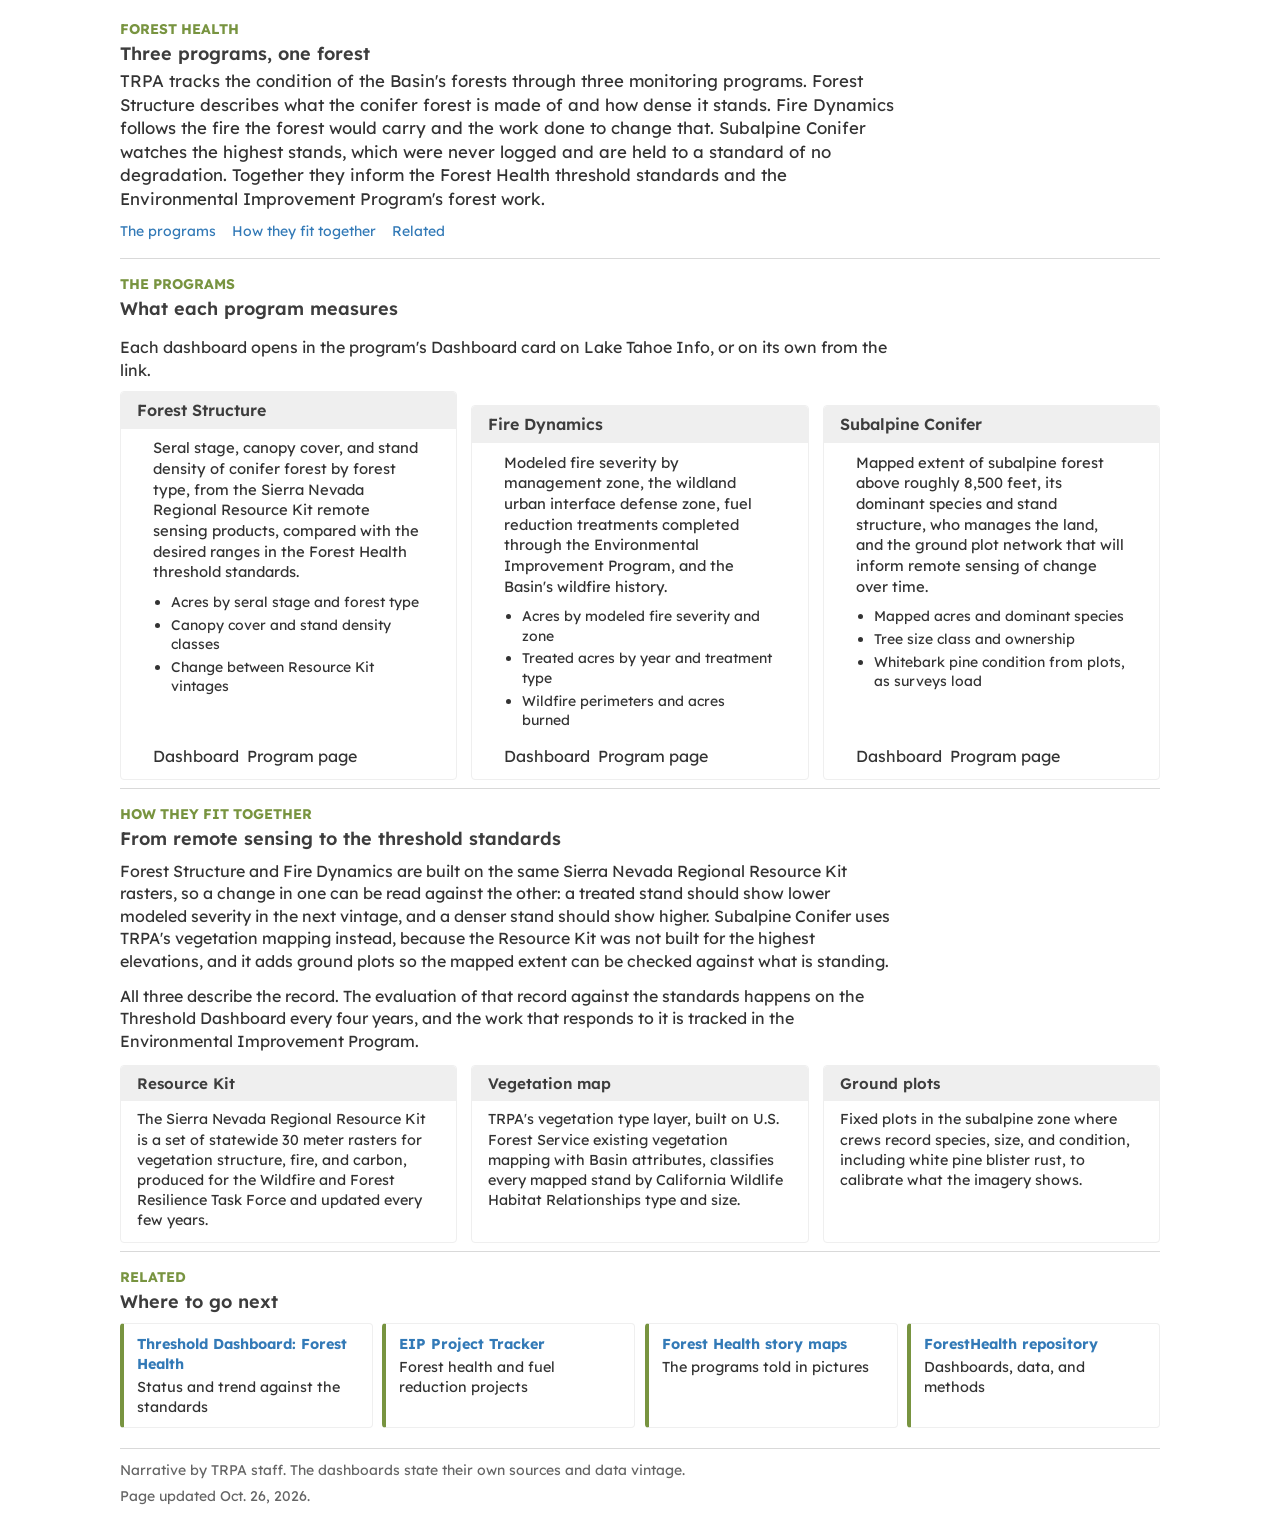
<file: ltinfo/pages/forest-health/index.html>
<!DOCTYPE html>
<html lang="en" data-embed="forest-health">
<head>
  <meta charset="UTF-8" />
  <meta name="viewport" content="width=device-width, initial-scale=1.0" />
  <title>Forest Health Monitoring</title>
  <meta name="description" content="The three Forest Health monitoring programs for the Lake Tahoe Basin, Forest Structure, Fire Dynamics, and Subalpine Conifer: what each one measures, where its dashboard is, and how they fit together." />

  <!--
    Forest Health hub, Tahoe Regional Planning Agency. A staff page for a vanity URL under
    monitoring.laketahoeinfo.org gathering the three Forest Health monitoring programs. Built
    on the topic-page template; narrative and cards only, no fragments yet. See
    ../../CONTRACT.md and ../../PLAN.md.

    The three dashboards live in the ForestHealth repo and run in today's Dashboard card:
      https://trpa-agency.github.io/ForestHealth/monitoring/forest-structure.html
      https://trpa-agency.github.io/ForestHealth/monitoring/fire-dynamics.html
      https://trpa-agency.github.io/ForestHealth/monitoring/subalpine-conifer.html
    When they move onto the kit as fragments (PLAN.md, open items), their at-a-glance tiles can
    be included here inline with data-lti-include. Program 83 is Subalpine Conifer; the host has
    no program pages for Forest Structure or Fire Dynamics yet (ask the LT Info admin).
  -->

  <script type="module" src="https://js.arcgis.com/calcite-components/2.13.2/calcite.esm.js"></script>
  <link rel="stylesheet" href="https://js.arcgis.com/calcite-components/2.13.2/calcite.css" />
  <link rel="preconnect" href="https://fonts.googleapis.com" />
  <link href="https://fonts.googleapis.com/css2?family=Lexend+Deca:wght@400;500;600;700&display=swap" rel="stylesheet" />
  <link rel="stylesheet" href="../../kit/ltinfo-embed.css" />
  <script src="../../kit/ltinfo-embed.js"></script>
  <style>
    .lti .programs { display: grid; grid-template-columns: repeat(auto-fit, minmax(260px, 1fr)); gap: 0.9rem; }
    .lti .program { display: flex; flex-direction: column; }
    .lti .program .body { padding: 0 1rem; flex: 1 1 auto; }
    .lti .program .body p { font-size: 0.925rem; }
    .lti .program .measures { margin: 0.4rem 0 0.6rem; padding-left: 1.1rem; font-size: 0.875rem; color: var(--ink); }
    .lti .program .measures li { margin-bottom: 0.2rem; }
    .lti .program .actions { display: flex; gap: 0.5rem; flex-wrap: wrap; padding: 0.25rem 1rem 0; }
  </style>
</head>
<body class="lti-harness" data-slot="white">
  <main class="wrap wide">
    <div class="lti" data-site="monitoring">

      <!-- LEAD -->
      <section class="section" id="overview" aria-label="Overview">
        <div class="section-label">Forest Health</div>
        <h2>Three programs, one forest</h2>
        <p class="lead">TRPA tracks the condition of the Basin's forests through three monitoring programs. Forest Structure describes what the conifer forest is made of and how dense it stands. Fire Dynamics follows the fire the forest would carry and the work done to change that. Subalpine Conifer watches the highest stands, which were never logged and are held to a standard of no degradation. Together they inform the Forest Health threshold standards and the Environmental Improvement Program's forest work.</p>
        <ul class="jump" aria-label="On this page">
          <li><a href="#programs">The programs</a></li>
          <li><a href="#together">How they fit together</a></li>
          <li><a href="#related">Related</a></li>
        </ul>
      </section>

      <!-- PROGRAMS -->
      <section class="section" id="programs" aria-label="The programs">
        <div class="section-label">The programs</div>
        <div class="section-head"><h2>What each program measures</h2><p>Each dashboard opens in the program's Dashboard card on Lake Tahoe Info, or on its own from the link.</p></div>
        <div class="programs">
          <div class="card program">
            <div class="card-head"><h3>Forest Structure</h3></div>
            <div class="body">
              <p>Seral stage, canopy cover, and stand density of conifer forest by forest type, from the Sierra Nevada Regional Resource Kit remote sensing products, compared with the desired ranges in the Forest Health threshold standards.</p>
              <ul class="measures">
                <li>Acres by seral stage and forest type</li>
                <li>Canopy cover and stand density classes</li>
                <li>Change between Resource Kit vintages</li>
              </ul>
            </div>
            <div class="actions">
              <calcite-button href="https://trpa-agency.github.io/ForestHealth/monitoring/forest-structure.html" target="_blank" rel="noopener noreferrer" scale="s" icon-end="launch">Dashboard</calcite-button>
              <calcite-button href="https://monitoring.laketahoeinfo.org/monitoring-programs" target="_blank" rel="noopener noreferrer" appearance="outline" scale="s" icon-end="launch">Program page</calcite-button>
            </div>
          </div>
          <div class="card program">
            <div class="card-head"><h3>Fire Dynamics</h3></div>
            <div class="body">
              <p>Modeled fire severity by management zone, the wildland urban interface defense zone, fuel reduction treatments completed through the Environmental Improvement Program, and the Basin's wildfire history.</p>
              <ul class="measures">
                <li>Acres by modeled fire severity and zone</li>
                <li>Treated acres by year and treatment type</li>
                <li>Wildfire perimeters and acres burned</li>
              </ul>
            </div>
            <div class="actions">
              <calcite-button href="https://trpa-agency.github.io/ForestHealth/monitoring/fire-dynamics.html" target="_blank" rel="noopener noreferrer" scale="s" icon-end="launch">Dashboard</calcite-button>
              <calcite-button href="https://monitoring.laketahoeinfo.org/monitoring-programs" target="_blank" rel="noopener noreferrer" appearance="outline" scale="s" icon-end="launch">Program page</calcite-button>
            </div>
          </div>
          <div class="card program">
            <div class="card-head"><h3>Subalpine Conifer</h3></div>
            <div class="body">
              <p>Mapped extent of subalpine forest above roughly 8,500 feet, its dominant species and stand structure, who manages the land, and the ground plot network that will inform remote sensing of change over time.</p>
              <ul class="measures">
                <li>Mapped acres and dominant species</li>
                <li>Tree size class and ownership</li>
                <li>Whitebark pine condition from plots, as surveys load</li>
              </ul>
            </div>
            <div class="actions">
              <calcite-button href="https://trpa-agency.github.io/ForestHealth/monitoring/subalpine-conifer.html" target="_blank" rel="noopener noreferrer" scale="s" icon-end="launch">Dashboard</calcite-button>
              <calcite-button href="https://monitoring.laketahoeinfo.org/monitoring-programs/83" target="_blank" rel="noopener noreferrer" appearance="outline" scale="s" icon-end="launch">Program page</calcite-button>
            </div>
          </div>
        </div>
      </section>

      <!-- TOGETHER -->
      <section class="section" id="together" aria-label="How they fit together">
        <div class="section-label">How they fit together</div>
        <div class="section-head"><h2>From remote sensing to the threshold standards</h2></div>
        <div class="prose">
          <p>Forest Structure and Fire Dynamics are built on the same Sierra Nevada Regional Resource Kit rasters, so a change in one can be read against the other: a treated stand should show lower modeled severity in the next vintage, and a denser stand should show higher. Subalpine Conifer uses TRPA's vegetation mapping instead, because the Resource Kit was not built for the highest elevations, and it adds ground plots so the mapped extent can be checked against what is standing.</p>
          <p>All three describe the record. The evaluation of that record against the standards happens on the Threshold Dashboard every four years, and the work that responds to it is tracked in the Environmental Improvement Program.</p>
        </div>
        <div class="grid-3">
          <div class="def"><h3>Resource Kit</h3><p>The Sierra Nevada Regional Resource Kit is a set of statewide 30 meter rasters for vegetation structure, fire, and carbon, produced for the Wildfire and Forest Resilience Task Force and updated every few years.</p></div>
          <div class="def"><h3>Vegetation map</h3><p>TRPA's vegetation type layer, built on U.S. Forest Service existing vegetation mapping with Basin attributes, classifies every mapped stand by California Wildlife Habitat Relationships type and size.</p></div>
          <div class="def"><h3>Ground plots</h3><p>Fixed plots in the subalpine zone where crews record species, size, and condition, including white pine blister rust, to calibrate what the imagery shows.</p></div>
        </div>
      </section>

      <!-- RELATED -->
      <section class="section" id="related" aria-label="Related">
        <div class="section-label">Related</div>
        <div class="section-head"><h2>Where to go next</h2></div>
        <div class="related">
          <a href="https://thresholds.laketahoeinfo.org/" target="_blank" rel="noopener noreferrer"><strong>Threshold Dashboard: Forest Health</strong>Status and trend against the standards</a>
          <a href="https://eip.laketahoeinfo.org/" target="_blank" rel="noopener noreferrer"><strong>EIP Project Tracker</strong>Forest health and fuel reduction projects</a>
          <a href="https://storymaps.arcgis.com/collections/d89adce0aa9047efb018e49a6f8eff87" target="_blank" rel="noopener noreferrer"><strong>Forest Health story maps</strong>The programs told in pictures</a>
          <a href="https://github.com/trpa-agency/ForestHealth" target="_blank" rel="noopener noreferrer"><strong>ForestHealth repository</strong>Dashboards, data, and methods</a>
        </div>
      </section>

      <div class="footer">
        <div>Narrative by TRPA staff. The dashboards state their own sources and data vintage.</div>
        <div style="margin-top:0.4rem">Page updated Oct. 26, 2026.</div>
      </div>
    </div>
  </main>
</body>
</html>
</file>
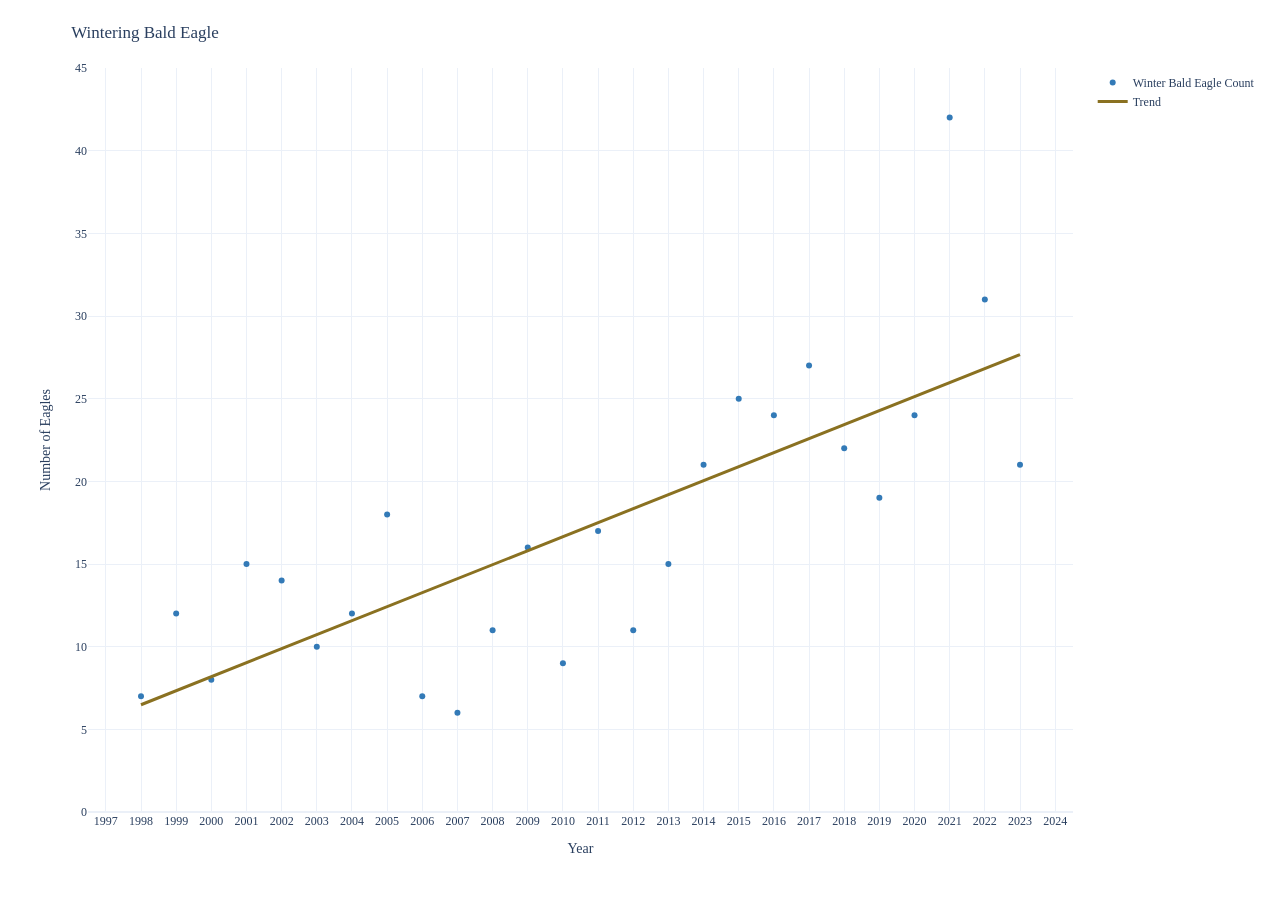
<file: LTinfoUpdates/Draft/Wildlife_BaldEagle_WinterLTinfo.html>
<html>
<head><meta charset="utf-8" /></head>
<body>
    <div>                        <script type="text/javascript">window.PlotlyConfig = {MathJaxConfig: 'local'};</script>
        <script charset="utf-8" src="https://cdn.plot.ly/plotly-2.20.0.min.js"></script>                <div id="Winter Bald Eagle" class="plotly-graph-div" style="height:100%; width:100%;"></div>            <script type="text/javascript">                                    window.PLOTLYENV=window.PLOTLYENV || {};                                    if (document.getElementById("Winter Bald Eagle")) {                    Plotly.newPlot(                        "Winter Bald Eagle",                        [{"hovertemplate":"<b>%{y:.0f}</b> Bald Eagles Observed<extra></extra>","legendgroup":"Bald Eagle - winter","marker":{"color":"#337ab7","symbol":"circle"},"mode":"markers","name":"Winter Bald Eagle Count","orientation":"v","showlegend":true,"x":[1998.0,1999.0,2000.0,2001.0,2002.0,2003.0,2004.0,2005.0,2006.0,2007.0,2008.0,2009.0,2010.0,2011.0,2012.0,2013.0,2014.0,2015.0,2016.0,2017.0,2018.0,2019.0,2020.0,2021.0,2022.0,2023.0],"xaxis":"x","y":[7.0,12.0,8.0,15.0,14.0,10.0,12.0,18.0,7.0,6.0,11.0,16.0,9.0,17.0,11.0,15.0,21.0,25.0,24.0,27.0,22.0,19.0,24.0,42.0,31.0,21.0],"yaxis":"y","type":"scatter","customdata":["Bald Eagle - winter","Bald Eagle - winter","Bald Eagle - winter","Bald Eagle - winter","Bald Eagle - winter","Bald Eagle - winter","Bald Eagle - winter","Bald Eagle - winter","Bald Eagle - winter","Bald Eagle - winter","Bald Eagle - winter","Bald Eagle - winter","Bald Eagle - winter","Bald Eagle - winter","Bald Eagle - winter","Bald Eagle - winter","Bald Eagle - winter","Bald Eagle - winter","Bald Eagle - winter","Bald Eagle - winter","Bald Eagle - winter","Bald Eagle - winter","Bald Eagle - winter","Bald Eagle - winter","Bald Eagle - winter","Bald Eagle - winter"]},{"customdata":[0.8471794871794645,0.8471794871794645,0.8471794871794645,0.8471794871794645,0.8471794871794645,0.8471794871794645,0.8471794871794645,0.8471794871794645,0.8471794871794645,0.8471794871794645,0.8471794871794645,0.8471794871794645,0.8471794871794645,0.8471794871794645,0.8471794871794645,0.8471794871794645,0.8471794871794645,0.8471794871794645,0.8471794871794645,0.8471794871794645,0.8471794871794645,0.8471794871794645,0.8471794871794645,0.8471794871794645,0.8471794871794645,0.8471794871794645],"hovertemplate":"Trend: %{customdata:.2f}<extra></extra>","legendgroup":"","line":{"color":"#8a7121","width":3},"marker":{"color":"#636efa","symbol":"circle"},"mode":"lines","name":"Trend","showlegend":true,"x":[1998.0,1999.0,2000.0,2001.0,2002.0,2003.0,2004.0,2005.0,2006.0,2007.0,2008.0,2009.0,2010.0,2011.0,2012.0,2013.0,2014.0,2015.0,2016.0,2017.0,2018.0,2019.0,2020.0,2021.0,2022.0,2023.0],"xaxis":"x","y":[6.487179487180583,7.334358974360157,8.181538461539503,9.028717948719077,9.875897435898423,10.723076923077997,11.570256410257343,12.417435897436917,13.264615384616263,14.111794871795837,14.958974358975183,15.806153846154757,16.653333333334103,17.500512820513677,18.347692307693023,19.194871794872597,20.042051282051943,20.889230769231517,21.736410256410863,22.583589743590437,23.430769230769783,24.277948717949357,25.125128205128703,25.972307692308277,26.819487179487624,27.666666666667197],"yaxis":"y","type":"scatter"}],                        {"template":{"data":{"barpolar":[{"marker":{"line":{"color":"white","width":0.5},"pattern":{"fillmode":"overlay","size":10,"solidity":0.2}},"type":"barpolar"}],"bar":[{"error_x":{"color":"#2a3f5f"},"error_y":{"color":"#2a3f5f"},"marker":{"line":{"color":"white","width":0.5},"pattern":{"fillmode":"overlay","size":10,"solidity":0.2}},"type":"bar"}],"carpet":[{"aaxis":{"endlinecolor":"#2a3f5f","gridcolor":"#C8D4E3","linecolor":"#C8D4E3","minorgridcolor":"#C8D4E3","startlinecolor":"#2a3f5f"},"baxis":{"endlinecolor":"#2a3f5f","gridcolor":"#C8D4E3","linecolor":"#C8D4E3","minorgridcolor":"#C8D4E3","startlinecolor":"#2a3f5f"},"type":"carpet"}],"choropleth":[{"colorbar":{"outlinewidth":0,"ticks":""},"type":"choropleth"}],"contourcarpet":[{"colorbar":{"outlinewidth":0,"ticks":""},"type":"contourcarpet"}],"contour":[{"colorbar":{"outlinewidth":0,"ticks":""},"colorscale":[[0.0,"#0d0887"],[0.1111111111111111,"#46039f"],[0.2222222222222222,"#7201a8"],[0.3333333333333333,"#9c179e"],[0.4444444444444444,"#bd3786"],[0.5555555555555556,"#d8576b"],[0.6666666666666666,"#ed7953"],[0.7777777777777778,"#fb9f3a"],[0.8888888888888888,"#fdca26"],[1.0,"#f0f921"]],"type":"contour"}],"heatmapgl":[{"colorbar":{"outlinewidth":0,"ticks":""},"colorscale":[[0.0,"#0d0887"],[0.1111111111111111,"#46039f"],[0.2222222222222222,"#7201a8"],[0.3333333333333333,"#9c179e"],[0.4444444444444444,"#bd3786"],[0.5555555555555556,"#d8576b"],[0.6666666666666666,"#ed7953"],[0.7777777777777778,"#fb9f3a"],[0.8888888888888888,"#fdca26"],[1.0,"#f0f921"]],"type":"heatmapgl"}],"heatmap":[{"colorbar":{"outlinewidth":0,"ticks":""},"colorscale":[[0.0,"#0d0887"],[0.1111111111111111,"#46039f"],[0.2222222222222222,"#7201a8"],[0.3333333333333333,"#9c179e"],[0.4444444444444444,"#bd3786"],[0.5555555555555556,"#d8576b"],[0.6666666666666666,"#ed7953"],[0.7777777777777778,"#fb9f3a"],[0.8888888888888888,"#fdca26"],[1.0,"#f0f921"]],"type":"heatmap"}],"histogram2dcontour":[{"colorbar":{"outlinewidth":0,"ticks":""},"colorscale":[[0.0,"#0d0887"],[0.1111111111111111,"#46039f"],[0.2222222222222222,"#7201a8"],[0.3333333333333333,"#9c179e"],[0.4444444444444444,"#bd3786"],[0.5555555555555556,"#d8576b"],[0.6666666666666666,"#ed7953"],[0.7777777777777778,"#fb9f3a"],[0.8888888888888888,"#fdca26"],[1.0,"#f0f921"]],"type":"histogram2dcontour"}],"histogram2d":[{"colorbar":{"outlinewidth":0,"ticks":""},"colorscale":[[0.0,"#0d0887"],[0.1111111111111111,"#46039f"],[0.2222222222222222,"#7201a8"],[0.3333333333333333,"#9c179e"],[0.4444444444444444,"#bd3786"],[0.5555555555555556,"#d8576b"],[0.6666666666666666,"#ed7953"],[0.7777777777777778,"#fb9f3a"],[0.8888888888888888,"#fdca26"],[1.0,"#f0f921"]],"type":"histogram2d"}],"histogram":[{"marker":{"pattern":{"fillmode":"overlay","size":10,"solidity":0.2}},"type":"histogram"}],"mesh3d":[{"colorbar":{"outlinewidth":0,"ticks":""},"type":"mesh3d"}],"parcoords":[{"line":{"colorbar":{"outlinewidth":0,"ticks":""}},"type":"parcoords"}],"pie":[{"automargin":true,"type":"pie"}],"scatter3d":[{"line":{"colorbar":{"outlinewidth":0,"ticks":""}},"marker":{"colorbar":{"outlinewidth":0,"ticks":""}},"type":"scatter3d"}],"scattercarpet":[{"marker":{"colorbar":{"outlinewidth":0,"ticks":""}},"type":"scattercarpet"}],"scattergeo":[{"marker":{"colorbar":{"outlinewidth":0,"ticks":""}},"type":"scattergeo"}],"scattergl":[{"marker":{"colorbar":{"outlinewidth":0,"ticks":""}},"type":"scattergl"}],"scattermapbox":[{"marker":{"colorbar":{"outlinewidth":0,"ticks":""}},"type":"scattermapbox"}],"scatterpolargl":[{"marker":{"colorbar":{"outlinewidth":0,"ticks":""}},"type":"scatterpolargl"}],"scatterpolar":[{"marker":{"colorbar":{"outlinewidth":0,"ticks":""}},"type":"scatterpolar"}],"scatter":[{"fillpattern":{"fillmode":"overlay","size":10,"solidity":0.2},"type":"scatter"}],"scatterternary":[{"marker":{"colorbar":{"outlinewidth":0,"ticks":""}},"type":"scatterternary"}],"surface":[{"colorbar":{"outlinewidth":0,"ticks":""},"colorscale":[[0.0,"#0d0887"],[0.1111111111111111,"#46039f"],[0.2222222222222222,"#7201a8"],[0.3333333333333333,"#9c179e"],[0.4444444444444444,"#bd3786"],[0.5555555555555556,"#d8576b"],[0.6666666666666666,"#ed7953"],[0.7777777777777778,"#fb9f3a"],[0.8888888888888888,"#fdca26"],[1.0,"#f0f921"]],"type":"surface"}],"table":[{"cells":{"fill":{"color":"#EBF0F8"},"line":{"color":"white"}},"header":{"fill":{"color":"#C8D4E3"},"line":{"color":"white"}},"type":"table"}]},"layout":{"annotationdefaults":{"arrowcolor":"#2a3f5f","arrowhead":0,"arrowwidth":1},"autotypenumbers":"strict","coloraxis":{"colorbar":{"outlinewidth":0,"ticks":""}},"colorscale":{"diverging":[[0,"#8e0152"],[0.1,"#c51b7d"],[0.2,"#de77ae"],[0.3,"#f1b6da"],[0.4,"#fde0ef"],[0.5,"#f7f7f7"],[0.6,"#e6f5d0"],[0.7,"#b8e186"],[0.8,"#7fbc41"],[0.9,"#4d9221"],[1,"#276419"]],"sequential":[[0.0,"#0d0887"],[0.1111111111111111,"#46039f"],[0.2222222222222222,"#7201a8"],[0.3333333333333333,"#9c179e"],[0.4444444444444444,"#bd3786"],[0.5555555555555556,"#d8576b"],[0.6666666666666666,"#ed7953"],[0.7777777777777778,"#fb9f3a"],[0.8888888888888888,"#fdca26"],[1.0,"#f0f921"]],"sequentialminus":[[0.0,"#0d0887"],[0.1111111111111111,"#46039f"],[0.2222222222222222,"#7201a8"],[0.3333333333333333,"#9c179e"],[0.4444444444444444,"#bd3786"],[0.5555555555555556,"#d8576b"],[0.6666666666666666,"#ed7953"],[0.7777777777777778,"#fb9f3a"],[0.8888888888888888,"#fdca26"],[1.0,"#f0f921"]]},"colorway":["#636efa","#EF553B","#00cc96","#ab63fa","#FFA15A","#19d3f3","#FF6692","#B6E880","#FF97FF","#FECB52"],"font":{"color":"#2a3f5f"},"geo":{"bgcolor":"white","lakecolor":"white","landcolor":"white","showlakes":true,"showland":true,"subunitcolor":"#C8D4E3"},"hoverlabel":{"align":"left"},"hovermode":"closest","mapbox":{"style":"light"},"paper_bgcolor":"white","plot_bgcolor":"white","polar":{"angularaxis":{"gridcolor":"#EBF0F8","linecolor":"#EBF0F8","ticks":""},"bgcolor":"white","radialaxis":{"gridcolor":"#EBF0F8","linecolor":"#EBF0F8","ticks":""}},"scene":{"xaxis":{"backgroundcolor":"white","gridcolor":"#DFE8F3","gridwidth":2,"linecolor":"#EBF0F8","showbackground":true,"ticks":"","zerolinecolor":"#EBF0F8"},"yaxis":{"backgroundcolor":"white","gridcolor":"#DFE8F3","gridwidth":2,"linecolor":"#EBF0F8","showbackground":true,"ticks":"","zerolinecolor":"#EBF0F8"},"zaxis":{"backgroundcolor":"white","gridcolor":"#DFE8F3","gridwidth":2,"linecolor":"#EBF0F8","showbackground":true,"ticks":"","zerolinecolor":"#EBF0F8"}},"shapedefaults":{"line":{"color":"#2a3f5f"}},"ternary":{"aaxis":{"gridcolor":"#DFE8F3","linecolor":"#A2B1C6","ticks":""},"baxis":{"gridcolor":"#DFE8F3","linecolor":"#A2B1C6","ticks":""},"bgcolor":"white","caxis":{"gridcolor":"#DFE8F3","linecolor":"#A2B1C6","ticks":""}},"title":{"x":0.05},"xaxis":{"automargin":true,"gridcolor":"#EBF0F8","linecolor":"#EBF0F8","ticks":"","title":{"standoff":15},"zerolinecolor":"#EBF0F8","zerolinewidth":2},"yaxis":{"automargin":true,"gridcolor":"#EBF0F8","linecolor":"#EBF0F8","ticks":"","title":{"standoff":15},"zerolinecolor":"#EBF0F8","zerolinewidth":2}}},"xaxis":{"anchor":"y","domain":[0.0,1.0],"title":{"text":"Year"},"tickmode":"linear","dtick":1},"yaxis":{"anchor":"x","domain":[0.0,1.0],"title":{"text":"Number of Eagles"},"tickmode":"linear","tick0":0,"dtick":5,"range":[0,45]},"legend":{"title":{"text":""},"tracegroupgap":0},"margin":{"t":60},"font":{"family":"Calibri"},"title":{"text":"Wintering Bald Eagle"},"hovermode":"x unified","showlegend":true,"dragmode":false},                        {"displayModeBar": false, "responsive": true}                    )                };                            </script>        </div>
</body>
</html>
</file>
<file: ltinfo/kit/ltinfo-embed.css>
/* ltinfo-embed.css  v1.1.0  (Oct. 26, 2026)
   Shared styles for TRPA fragments that render inside laketahoeinfo.org pages: monitoring
   dashboards, sections, and the charts and maps on staff topic pages. Values are the
   platform's own tokens, sampled from the live site (ltinfo-platform skill, Oct. 13, 2026)
   and the Forest Health embeds (Oct. 4, 2026). Not a TRPA brand: the fragment matches its host.

   Everything is scoped under .lti, the fragment root, so the stylesheet can sit in the host's
   cascade without touching the host. Tokens are declared on .lti, not :root; when ESA
   publishes its own variables the values here become a mapping to theirs.

   Fragment
     <section class="lti" data-site="monitoring" data-kind="section-embed"> ... </section>
     data-site  monitoring (default) | thresholds | transportation | climate
                sets --lti-accent, the host's card header color, used for section labels,
                tile bars, and Calcite controls.
     data-kind  the fragment type; ltinfo-embed.js mounts it (see LTI.mount).

   Harness (the standalone page that wraps a fragment for review on GitHub Pages)
     <body class="lti-harness" data-slot="card">
     data-slot  card (default, #f7f7f7, a Dashboard card body) | white (a section on a
                white card body, a threshold or climate panel, a topic page).

   Load after the Calcite and ArcGIS SDK stylesheets so the Calcite variables here win.
   Pair with ltinfo-embed.js. Breaking changes go to kit/v2/, never to this file. */

.lti {
  /* Platform */
  --lti-primary:   #3e72b0;   /* page titles, primary series */
  --lti-link:      #337ab7;   /* links in content */
  --lti-navy:      #2f3f56;   /* header and footer, not used inside a fragment */
  --lti-green:     #89bf40;   /* platform green */
  --lti-orange:    #e49937;
  --lti-teal:      #5a9cb0;
  --lti-olive:     #646820;
  --lti-danger:    #be4c4c;

  /* Site accents (card header color on each dashboard) */
  --lti-accent-monitoring:     #789440;
  --lti-accent-thresholds:     #6c91a4;
  --lti-accent-transportation: #2c5282;
  --lti-accent:       var(--lti-accent-monitoring);
  --lti-accent-dark:  #61783a;
  --lti-accent-press: #4e6230;

  /* Grays, the host's 50 to 900 scale */
  --gray-50:  #fafafa;
  --gray-100: #efefef;
  --gray-200: #dcdcdc;
  --gray-300: #bdbdbd;
  --gray-400: #989898;
  --gray-500: #7c7c7c;
  --gray-600: #656565;
  --gray-700: #525252;
  --gray-900: #3d3d3d;

  /* Semantic */
  --ink:       #333333;   /* card text */
  --ink-2:     #3d3d3d;   /* label bars, headings */
  --ink-muted: #8a8a8a;
  --line:      #efefef;   /* card border */
  --line-2:    rgba(0, 0, 0, 0.15);   /* row borders, section rules */
  --surface:   #ffffff;
  --surface-2: #f7f7f7;   /* card body on the host */
  --radius:    4px;
  --font:      'Lexend Deca', sans-serif;
  --gutter:    16px;

  /* Status, the platform scale */
  --status-on-track:  #188c16;
  --status-caution:   #efd13d;
  --status-off-track: #be4c4c;
  --status-no-target: #3e72b0;

  /* Data colors. Validate any new categorical set with the dataviz skill. */
  --chart-1: #3e72b0; --chart-2: #e49937; --chart-3: #89bf40; --chart-4: #5a9cb0;
  --chart-5: #be4c4c; --chart-6: #646820; --chart-7: #89cad7; --chart-8: #2c5f72;
  --hazard-1: #3e72b0; --hazard-2: #e49937; --hazard-3: #be4c4c;   /* ordered hazard, low to high */
  --seq-1: #daf0f3; --seq-2: #b9e1e8; --seq-3: #89cad7; --seq-4: #52aabe;
  --seq-5: #368ea4; --seq-6: #30748a; --seq-7: #2c5f72;              /* sequential blue */

  /* Calcite components inside the fragment take the site accent. */
  --calcite-ui-brand: var(--lti-accent); --calcite-ui-brand-hover: var(--lti-accent-dark); --calcite-ui-brand-press: var(--lti-accent-press);
  --calcite-color-brand: var(--lti-accent); --calcite-color-brand-hover: var(--lti-accent-dark); --calcite-color-brand-press: var(--lti-accent-press);
  --calcite-sans-family: var(--font); --calcite-font-family: var(--font);
  --calcite-ui-text-1: var(--ink); --calcite-ui-text-2: var(--ink-2); --calcite-ui-text-3: var(--gray-600);
  --calcite-color-text-1: var(--ink); --calcite-color-text-2: var(--ink-2); --calcite-color-text-3: var(--gray-600);
  --calcite-button-corner-radius: var(--radius);

  display: block;
  font-family: var(--font); font-size: 16px; line-height: 1.4;
  color: var(--ink); background: transparent;
  -webkit-font-smoothing: antialiased;
}
/* Per-site series palettes. The first color is the dashboard's own accent, so every chart on a
   Monitoring Dashboard page leads with the monitoring green; the rest are drawn from the host
   palette for contrast against it. LTI.colors(root) reads these. */
.lti[data-site="monitoring"] {
  --chart-1: #789440; --chart-2: #2f3f56; --chart-3: #b5a64c; --chart-4: #5a9cb0;
  --chart-5: #e49937; --chart-6: #4e6230; --chart-7: #89cad7; --chart-8: #9c3e27;
}
.lti[data-site="thresholds"] {
  --lti-accent: var(--lti-accent-thresholds); --lti-accent-dark: #567a8c; --lti-accent-press: #466676;
  --chart-1: #6c91a4; --chart-2: #2f3f56; --chart-3: #e49937; --chart-4: #89bf40;
  --chart-5: #be4c4c; --chart-6: #646820; --chart-7: #89cad7; --chart-8: #2c5f72;
}
.lti[data-site="transportation"] {
  --lti-accent: var(--lti-accent-transportation); --lti-accent-dark: #1f3a5e; --lti-accent-press: #172c48;
  --chart-1: #2c5282; --chart-2: #e49937; --chart-3: #89bf40; --chart-4: #5a9cb0;
  --chart-5: #be4c4c; --chart-6: #646820; --chart-7: #89cad7; --chart-8: #2c5f72;
}
.lti[data-site="climate"]        { --lti-accent: var(--lti-primary);               --lti-accent-dark: #2f3f56; --lti-accent-press: #243043; }

/* Harness page: the document around a fragment on GitHub Pages. Not part of the fragment. */
body.lti-harness { margin: 0; padding: 0; font-family: 'Lexend Deca', sans-serif; background: #f7f7f7; }
body.lti-harness[data-slot="white"] { background: #ffffff; }
.lti-harness .wrap { max-width: 1100px; margin: 0 auto; padding: 0.25rem 16px 1rem; }
.lti-harness .wrap.wide { max-width: 1040px; }

/* Base */
.lti *, .lti *::before, .lti *::after { box-sizing: border-box; }
.lti a { color: var(--lti-link); }
.lti h2, .lti h3 { margin: 0; line-height: 1.3; color: var(--gray-900); }
.lti h2 { font-size: 1.125rem; font-weight: 600; }
.lti h3 { font-size: 1rem; font-weight: 600; }
.lti p { margin: 0 0 0.6rem; }
.lti .muted { color: var(--ink-muted); }
.lti .small { font-size: 0.875rem; }
.lti .visually-hidden { position: absolute; width: 1px; height: 1px; overflow: hidden; clip: rect(0 0 0 0); white-space: nowrap; }
.lti .hidden { display: none !important; }

/* Sections: an uppercase accent label, a heading, and one lead paragraph */
.lti .section { padding: 1rem 0 0.5rem; }
.lti .section + .section { border-top: 1px solid var(--line-2); }
.lti .section-label {
  font-size: 0.875rem; font-weight: 700; text-transform: uppercase;
  color: var(--lti-accent); margin-bottom: 0.15rem;
}
.lti .section-head { display: flex; align-items: baseline; justify-content: space-between; gap: 0.75rem; flex-wrap: wrap; margin-bottom: 0.6rem; }
.lti .section-head p { color: var(--ink); margin: 0.25rem 0 0; max-width: 780px; }

/* Stat tiles */
.lti .tiles { display: grid; grid-template-columns: repeat(auto-fit, minmax(150px, 1fr)); gap: 0.6rem; margin: 0.5rem 0 0.25rem; }
.lti .tile { background: var(--surface); border: 1px solid var(--line); border-left: 4px solid var(--tile-accent, var(--lti-accent)); border-radius: var(--radius); padding: 0.7rem 0.85rem; min-width: 0; }
.lti .tile .v { font-size: 1.4rem; font-weight: 700; line-height: 1.15; color: var(--gray-900); }
.lti .tile .v small { font-size: 0.8rem; font-weight: 500; color: var(--gray-600); }
.lti .tile .l { font-size: 0.8rem; color: var(--gray-600); margin-top: 0.15rem; }
.lti .tile.pending { --tile-accent: var(--gray-300); }
.lti .tile.pending .v { color: var(--ink-muted); font-weight: 500; font-size: 1.05rem; }

/* Layout grids */
.lti .grid-2 { display: grid; grid-template-columns: minmax(0, 1fr); gap: 0.9rem; }
.lti .grid-3 { display: grid; grid-template-columns: minmax(0, 1fr); gap: 0.9rem; }
@media (min-width: 820px) {
  .lti .grid-2 { grid-template-columns: minmax(0, 1fr) minmax(0, 1fr); }
  .lti .grid-3 { grid-template-columns: repeat(3, minmax(0, 1fr)); }
  .lti .span-2 { grid-column: 1 / -1; }
}

/* Cards follow the host: #efefef label bar (its h3.popover-header) over a white body */
.lti .card { background: var(--surface); border: 1px solid var(--line); border-radius: var(--radius); padding: 0 0 0.75rem; min-width: 0; }
.lti .card + .card { margin-top: 0.9rem; }
.lti .card-head { display: flex; align-items: center; justify-content: space-between; gap: 0.75rem; flex-wrap: wrap; background: var(--gray-100); color: var(--gray-900); padding: 0.5rem 1rem; border-radius: var(--radius) var(--radius) 0 0; margin: 0 0 0.6rem; }
.lti .card-head h3 { flex: 1 1 auto; font-size: 1rem; font-weight: 600; color: var(--gray-900); }
.lti .card > :not(.card-head) { margin-left: 1rem; margin-right: 1rem; }
.lti .card .caption { font-size: 0.85rem; color: var(--gray-600); margin: 0.5rem 1rem 0; }
.lti .card .source { font-size: 0.8rem; color: var(--ink-muted); margin: 0.3rem 1rem 0; }
.lti .plot { width: auto; min-height: 240px; }   /* auto, not 100%: the card gives it side margins */
.lti .chart-legend { display: flex; flex-wrap: wrap; gap: 0.3rem 1rem; font-size: 0.85rem; color: var(--ink); margin: 0 1rem 0.25rem; }
.lti .chart-legend span { display: inline-flex; align-items: center; gap: 0.4rem; }
.lti .chart-legend i { display: inline-block; width: 12px; height: 12px; border-radius: 2px; flex: 0 0 auto; }
.lti .grid-toolbar { display: flex; justify-content: flex-end; margin-bottom: 0.4rem; }
.lti .loading-note { font-size: 0.875rem; color: var(--ink-muted); padding: 1rem 0; margin: 0; }

/* Definition cards ("How it is measured") */
.lti .def { background: var(--surface); border: 1px solid var(--line); border-radius: var(--radius); padding: 0 0 0.75rem; font-size: 0.9rem; }
.lti .def h3 { background: var(--gray-100); color: var(--gray-900); font-size: 0.95rem; padding: 0.5rem 1rem; margin: 0 0 0.5rem; border-radius: var(--radius) var(--radius) 0 0; }
.lti .def p { margin: 0 1rem 0.35rem; color: var(--ink); }
.lti .def p:last-child { margin-bottom: 0; }
.lti .def table { width: calc(100% - 2rem); margin: 0.3rem 1rem 0; border-collapse: collapse; font-size: 0.82rem; }
.lti .def th, .lti .def td { text-align: left; padding: 0.25rem 0.35rem 0.25rem 0; border-bottom: 1px solid var(--line-2); color: var(--ink); }
.lti .def th { font-weight: 600; color: var(--gray-900); }
.lti .def td.num, .lti .def th.num { text-align: right; padding-right: 0; }
.lti .def .small { margin-top: 0.3rem; }

/* Skeletons: the shape of what is coming, in gray, while queries run */
@keyframes lti-shimmer { from { background-position: 200% 0; } to { background-position: -200% 0; } }
.lti .skeleton { position: relative; overflow: hidden; color: transparent !important; }
.lti .skeleton::after { content: ''; position: absolute; inset: 0; background: linear-gradient(90deg, var(--gray-100) 25%, var(--gray-50) 50%, var(--gray-100) 75%); background-size: 200% 100%; animation: lti-shimmer 1.6s linear infinite; border-radius: var(--radius); }
.lti .tile.skeleton { --tile-accent: var(--gray-200); }
.lti .tile.skeleton::after { inset: 0.5rem 0.75rem; }
.lti .plot.skeleton { min-height: 240px; }
@media (prefers-reduced-motion: reduce) { .lti .skeleton::after { animation: none; } }

/* Tiles: an optional direction line under the label */
.lti .tile .d { font-size: 0.78rem; color: var(--gray-600); margin-top: 0.2rem; }

/* Maps */
.lti .map-view { width: auto; height: 460px; border-radius: var(--radius); overflow: hidden; background: var(--gray-50); position: relative; border: 1px solid var(--line-2); }
.lti .map-view .map-placeholder { position: absolute; inset: 0; display: flex; align-items: center; justify-content: center; color: var(--ink-muted); font-size: 0.875rem; gap: 0.5rem; }
.lti .map-view .lti-map-ctl { padding: 3px 8px 3px 10px; font-family: var(--font); font-size: 0.8rem; --calcite-label-margin-bottom: 0; }
.lti .map-view .lti-map-ctl calcite-label { --calcite-label-margin-bottom: 0; margin: 0; color: var(--ink); }
.lti .map-view .esri-popup__main-container { font-family: var(--font); max-width: 340px; }
.lti .map-view .esri-popup--is-docked .esri-popup__main-container { width: 320px; max-height: calc(100% - 16px); }
.lti .map-view .esri-popup__content { margin: 0 15px 10px; }
.lti .map-view .esri-popup__media-chart { min-height: 150px; }
.lti .map-view .esri-popup__media-item { max-width: 100%; }
@media (max-width: 599px) { .lti .map-view .esri-popup--is-docked .esri-popup__main-container { width: calc(100% - 60px); } }
.lti .map-view .esri-feature__text, .lti .map-view .esri-feature__content-element { font-family: var(--font); font-size: 0.875rem; line-height: 1.45; color: var(--ink); }
.lti .map-view .esri-popup__header-title { font-family: var(--font); font-weight: 600; font-size: 0.95rem; }

/* Sites fragment: the picker in the card head and the facts list under the map */
.lti .site-picker { min-width: 260px; max-width: 100%; }
.lti .site-facts { display: grid; grid-template-columns: auto 1fr; gap: 0.2rem 0.8rem; font-size: 0.875rem; margin: 0.6rem 1rem 0.5rem; }
.lti .site-facts dt { color: var(--gray-600); }
.lti .site-facts dd { margin: 0; color: var(--ink); }

/* Empty state: say what will show here, never a chart from placeholder numbers */
.lti .empty {
  display: flex; gap: 0.9rem; align-items: flex-start;
  background: var(--gray-50); border: 1px dashed var(--gray-300); border-radius: var(--radius);
  padding: 0.9rem 1rem; color: var(--ink); font-size: 0.9rem;
}
.lti .empty calcite-icon { flex: 0 0 auto; color: var(--ink-muted); margin-top: 2px; }
.lti .empty ul { margin: 0.35rem 0 0; padding-left: 1.1rem; }
.lti .empty li { margin-bottom: 0.2rem; }

/* Status badge, only where the host does not already show one */
.lti .badge { display: inline-block; font-size: 0.75rem; font-weight: 600; padding: 0.1rem 0.5rem; border-radius: 999px; color: #fff; background: var(--gray-500); }
.lti .badge.on-track { background: var(--status-on-track); }
.lti .badge.caution { background: var(--status-caution); color: var(--ink-2); }
.lti .badge.off-track { background: var(--status-off-track); }

/* Narrative blocks and page furniture for topic pages (CMS content in ESA's framework) */
.lti .prose { max-width: 780px; }
.lti .prose p { margin: 0 0 0.8rem; }
.lti .prose ul, .lti .prose ol { margin: 0 0 0.8rem; padding-left: 1.3rem; }
.lti .prose li { margin-bottom: 0.25rem; }
.lti .lead { font-size: 1.05rem; color: var(--ink); max-width: 780px; margin: 0.25rem 0 0.75rem; }
.lti .jump { display: flex; flex-wrap: wrap; gap: 0.4rem 1rem; font-size: 0.875rem; margin: 0 0 0.5rem; padding: 0; list-style: none; }
.lti .jump a { text-decoration: none; }
.lti .jump a:hover { text-decoration: underline; }
.lti .related { display: grid; grid-template-columns: repeat(auto-fit, minmax(220px, 1fr)); gap: 0.6rem; }
.lti .related a { display: block; background: var(--surface); border: 1px solid var(--line); border-left: 4px solid var(--lti-accent); border-radius: var(--radius); padding: 0.6rem 0.8rem; text-decoration: none; color: var(--ink); font-size: 0.9rem; }
.lti .related a strong { display: block; color: var(--lti-link); margin-bottom: 0.15rem; }

/* Included fragments on a topic page: the placeholder, then the fragment, or a link if it failed */
.lti .include { margin: 0.75rem 0 0.25rem; }
.lti .include > .lti { padding: 0; }
.lti .include .include-fallback { display: none; }
.lti .include.failed .include-fallback { display: block; }

/* AG Grid: 14px cells like the host, the #efefef label-bar header, #fafafa striping.
   Legacy CSS-theme variables for ag-grid-community 32 and earlier. ltinfo-embed.js sets the
   same values through the Theming API on 33 and later, so either version matches. */
.lti .ag-theme-quartz {
  --ag-font-family: var(--font); --ag-font-size: 14px;
  --ag-header-background-color: #efefef; --ag-header-foreground-color: #3d3d3d;
  --ag-foreground-color: #181d1f; --ag-background-color: #ffffff; --ag-odd-row-background-color: #fafafa;
  --ag-border-color: rgba(0, 0, 0, 0.1); --ag-row-border-color: rgba(0, 0, 0, 0.15);
  --ag-wrapper-border-radius: 4px; --ag-header-height: 40px; --ag-row-height: 40px;
  --ag-header-column-resize-handle-color: rgba(0, 0, 0, 0.15);
  --ag-icon-font-color-header: #656565; --ag-header-cell-hover-background-color: #e3e3e3; --ag-header-font-weight: 600;
}

/* Footer: about the program, links, data vintage */
.lti .footer { margin-top: 0.75rem; padding-top: 0.75rem; border-top: 1px solid var(--line-2); font-size: 0.875rem; color: var(--gray-600); }
.lti .footer .links { display: flex; gap: 1rem; flex-wrap: wrap; margin-top: 0.4rem; }

@media (max-width: 599px) {
  .lti { font-size: 15px; }
  .lti .map-view { height: 360px; }
  .lti .tile .v { font-size: 1.25rem; }
  .lti .site-picker { min-width: 0; width: 100%; }
}
</file>
